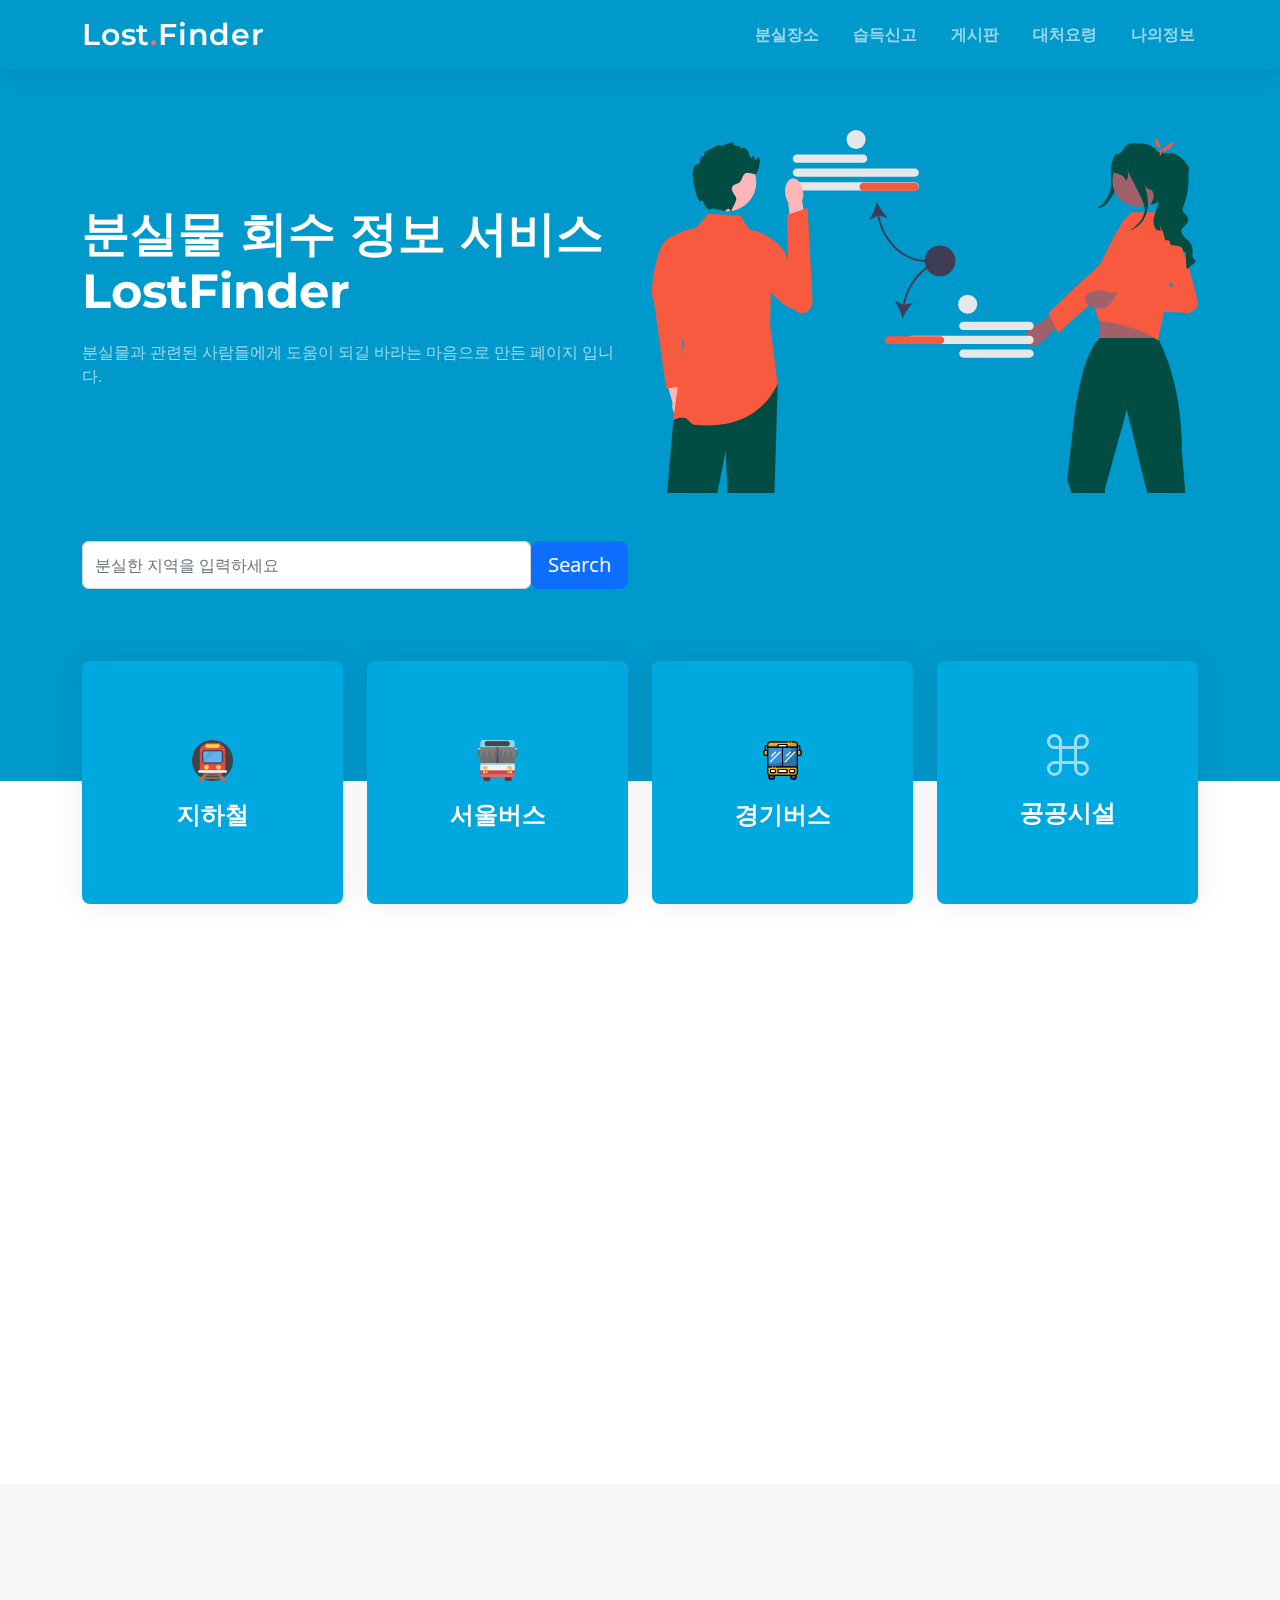
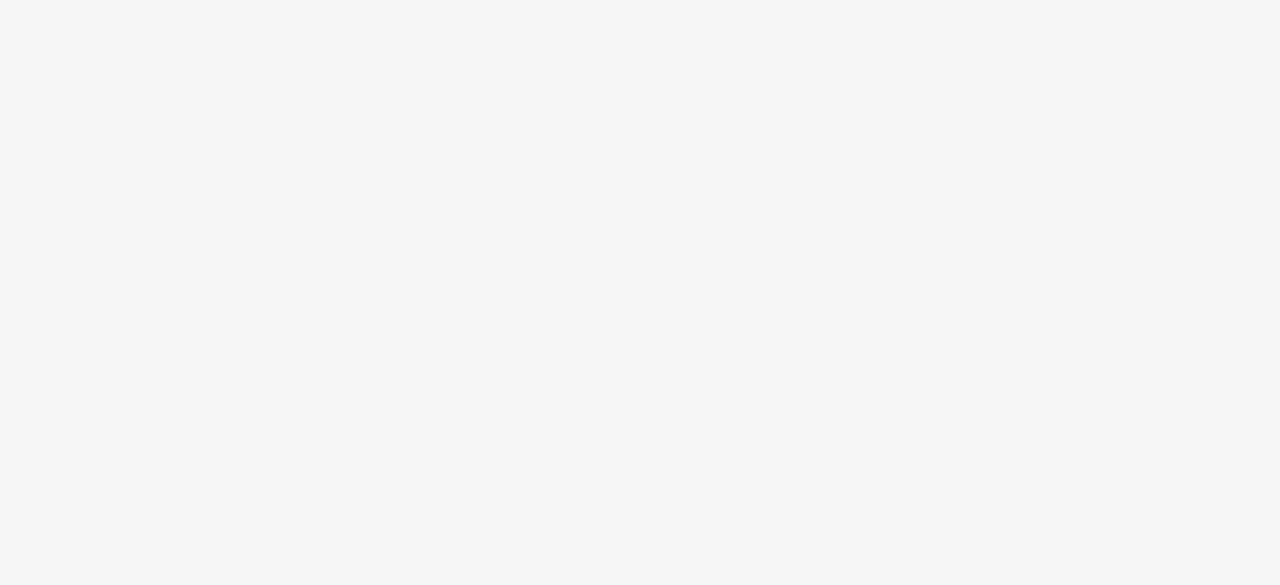
<file: lostfinder/lostfinder/src/main/resources/static/index.html>
<!DOCTYPE html>
<html lang="en">
<head>
    <meta charset="utf-8">
    <meta name="viewport" content="width=device-width, initial-scale=1">
    <link href="https://cdn.jsdelivr.net/npm/bootstrap@5.2.2/dist/css/bootstrap.min.css" rel="stylesheet" integrity="sha384-Zenh87qX5JnK2Jl0vWa8Ck2rdkQ2Bzep5IDxbcnCeuOxjzrPF/et3URy9Bv1WTRi" crossorigin="anonymous">

    <title>LostFinderApplication</title>
    <meta content="" name="description">
    <meta content="" name="keywords">

    <!-- Favicons -->
    <link href="assets/img/favicon.png" rel="icon">
    <link href="assets/img/apple-touch-icon.png" rel="apple-touch-icon">


    <!-- Google Fonts -->
    <link rel="preconnect" href="https://fonts.googleapis.com">
    <link rel="preconnect" href="https://fonts.gstatic.com" crossorigin>
    <link href="https://fonts.googleapis.com/css2?family=Open+Sans:ital,wght@0,300;0,400;0,500;0,600;0,700;1,300;1,400;1,600;1,700&family=Montserrat:ital,wght@0,300;0,400;0,500;0,600;0,700;1,300;1,400;1,500;1,600;1,700&family=Raleway:ital,wght@0,300;0,400;0,500;0,600;0,700;1,300;1,400;1,500;1,600;1,700&display=swap" rel="stylesheet">

    <!-- Vendor CSS Files -->
    <link href="assets/vendor/bootstrap/css/bootstrap.min.css" rel="stylesheet">
    <link href="assets/vendor/bootstrap-icons/bootstrap-icons.css" rel="stylesheet">
    <link href="assets/vendor/aos/aos.css" rel="stylesheet">
    <link href="assets/vendor/glightbox/css/glightbox.min.css" rel="stylesheet">
    <link href="assets/vendor/swiper/swiper-bundle.min.css" rel="stylesheet">


    <!-- Template Main CSS File -->
    <link href="assets/css/main.css" rel="stylesheet">
</head>
<body>
<!-- ======= Header ======= -->

<header id="header" class="header d-flex align-items-center">

    <div class="container-fluid container-xl d-flex align-items-center justify-content-between">
        <a href="index.html" class="logo d-flex align-items-center">
            <h1>Lost<span>.</span>Finder</h1>
        </a>
        <nav id="navbar" class="navbar">
            <ul>
                <li><a href="lostplace.html">분실장소</a></li>
                <li><a href="report.html">습득신고</a></li>
                <li><a href="bulletinboard.html">게시판</a></li>
                <li><a href="tip/goodtip">대처요령</a></li>
                <li><a href="mypage.html">나의정보</a></li>
            </ul>
        </nav><!-- .navbar -->

        <i class="mobile-nav-toggle mobile-nav-show bi bi-list"></i>
        <i class="mobile-nav-toggle mobile-nav-hide d-none bi bi-x"></i>

    </div>
</header><!-- End Header -->
<!-- End Header -->



<!-- ======= Hero Section ======= -->
<section id="hero" class="hero">
    <div class="container position-relative">
        <div class="row gy-5" data-aos="fade-in">
            <div class="col-lg-6 order-2 order-lg-1 d-flex flex-column justify-content-center text-center text-lg-start">
                <h2>분실물 회수 정보 서비스 <span>LostFinder</span></h2>
                <p>분실물과 관련된 사람들에게 도움이 되길 바라는 마음으로 만든 페이지 입니다.</p>
            </div>
            <div class="col-lg-6 order-1 order-lg-2">
                <img src="assets/img/hero-img.svg" class="img-fluid" alt="" data-aos="zoom-out" data-aos-delay="100">
            </div>
            <form action="#" class="form-search col-lg-6 order-3 order-lg-3 d-flex " data-aos="fade-up" data-aos-delay="200">
                <input type="text" class="form-control" placeholder="분실한 지역을 입력하세요">
                <button type="submit" class="btn btn-primary btn-lg">Search</button>
            </form>
        </div>
    </div>



    <div class="icon-boxes position-relative">
        <div class="container position-relative">
            <div class="row gy-4 mt-5">

                <div class="col-xl-3 col-md-6" data-aos="fade-up" data-aos-delay="100">
                    <div class="icon-box">
                        <div class="icon">
                            <img src="assets/img/train.png" width="20%"></div>
                        <h4 class="title"><a href="" class="stretched-link">지하철</a></h4>
                    </div>
                </div>
                <!--End Icon Box -->

                <div class="col-xl-3 col-md-6" data-aos="fade-up" data-aos-delay="200">
                    <div class="icon-box">
                        <div class="icon"><img src="assets/img/bus.png" width="20%"></div>
                        <h4 class="title"><a href="" class="stretched-link">서울버스</a></h4>
                    </div>
                </div>
                <!--End Icon Box -->

                <div class="col-xl-3 col-md-6" data-aos="fade-up" data-aos-delay="300">
                    <div class="icon-box">
                        <div class="icon"><img src="assets/img/bus-school.png" width="20%"></div>
                        <h4 class="title"><a href="" class="stretched-link">경기버스</a></h4>
                    </div>
                </div>
                <!--End Icon Box -->

                <div class="col-xl-3 col-md-6" data-aos="fade-up" data-aos-delay="500">
                    <div class="icon-box">
                        <div class="icon"><i class="bi bi-command"></i></div>
                        <h4 class="title"><a href="" class="stretched-link">공공시설</a></h4>
                    </div>
                </div>
                <!--End Icon Box -->

            </div>
        </div>
    </div>

    </div>
</section>
<!-- End Hero Section -->

<main id="main">

    <!-- ======= Frequently Asked Questions Section ======= -->
    <section id="faq" class="faq">
        <div class="container" data-aos="fade-up">

            <div class="row gy-4">

                <div class="col-lg-4">
                    <div class="content px-xl-5">
                        <h3> <strong>FAQ</strong></h3>
                        <p>
                           물건 분실시 상황별 FAQ가 준비되어 있습니다. <br>
                            FAQ에서 궁금한 부분이 해소되지 않았다면, 대처요령 메뉴에 들어가 상세내용을 찾아보는 것을 추천드립니다.
                        </p>
                    </div>
                </div>

                <div class="col-lg-8">

                    <div class="accordion accordion-flush" id="faqlist" data-aos="fade-up" data-aos-delay="100">

                        <div class="accordion-item">
                            <h3 class="accordion-header">
                                <button class="accordion-button collapsed" type="button" data-bs-toggle="collapse" data-bs-target="#faq-content-1">
                                    <span class="num">1.</span>
                                    버스에서 물건을 읽어버렸을 때 어떻게 해야되나요?
                                </button>
                            </h3>
                            <div id="faq-content-1" class="accordion-collapse collapse" data-bs-parent="#faqlist">
                                <div class="accordion-body">
                                    만약 내리고 버스 번호를 알고 있다면, 얼른 검색창에 해당 버스 번호를 입력하여, 버스의 일렬번호를 숙지합니다. 그리고 LostFinder에서 제공하는 버스회사에 연락하여 버스의 일렬번호와 잃어버린 물건을 같이 이야기하시면
                                    누가 물건을 훔쳐가지 않는 이사 99.99%로 찾으실 수 있습니다.
                                </div>
                            </div>
                        </div><!-- # Faq item-->

                        <div class="accordion-item">
                            <h3 class="accordion-header">
                                <button class="accordion-button collapsed" type="button" data-bs-toggle="collapse" data-bs-target="#faq-content-2">
                                    <span class="num">2.</span>
                                    택시에서 물건을 읽어버렸을 때 어떻게 해야되나요?
                                </button>
                            </h3>
                            <div id="faq-content-2" class="accordion-collapse collapse" data-bs-parent="#faqlist">
                                <div class="accordion-body">
                                    현금결제를 한 경우가 아니라면, 신용카드 혹은 콜택시로 타셨을 경우라 생각됩니다.<br>
                                    이경우에는 카드사 결제내역을 확인하여 시간때와 택시번호를 알 수 있고,
                                    콜택시의 경우도 사용했던 어플의 이용내역을 확인하면 택시번호와 운행했던 시간을 알 수 있어 택시기사님과 더 수월하게 연락을 닿을 수 있으실겁니다.
                                </div>
                            </div>
                        </div><!-- # Faq item-->

                        <div class="accordion-item">
                            <h3 class="accordion-header">
                                <button class="accordion-button collapsed" type="button" data-bs-toggle="collapse" data-bs-target="#faq-content-3">
                                    <span class="num">3.</span>
                                    지하철에서 물건을 읽어버렸을 때 어떻게 해야되나요?
                                </button>
                            </h3>
                            <div id="faq-content-3" class="accordion-collapse collapse" data-bs-parent="#faqlist">
                                <div class="accordion-body">
                                    지하철은 각 해당 역마다 고객지원실이 존재하고 각 구역을 담당하는 분실물센터가 존재합니다.
                                    그렇기에, 최대한 빨리 필요한 3가지 정보를 가지고 이야기하는게 좋습니다.<br>
                                    3가지 정보는 분실 지역(탑승역, 하차역),분실 시간(하차시간을 알고있어야 좋습니다.), 분실물 정보입니다.
                                    보통 1~2일 동안 보관되기에, 잃어버리셨다면 1~2일 내에 찾으시는게 제일 좋습니다.
                                </div>
                            </div>
                        </div><!-- # Faq item-->

                        <div class="accordion-item">
                            <h3 class="accordion-header">
                                <button class="accordion-button collapsed" type="button" data-bs-toggle="collapse" data-bs-target="#faq-content-4">
                                    <span class="num">4.</span>
                                   그외의 장소에서 물건을 잃어버렸다면 어떻게 해야하나요?
                                </button>
                            </h3>
                            <div id="faq-content-4" class="accordion-collapse collapse" data-bs-parent="#faqlist">
                                <div class="accordion-body">
                                    공공장소나 시설내부의 경우 관리자가 있기때문에, 관리자분과 최대한 컨택하여 물어보는 방법이 가능하지만
                                    그외 외부 장소는 실질적으로 쉽지는 않습니다. 그래서 가장 최후의 수단으로 Lost112에 분실신고하는 방법이 있지만, 생각보다 되찾을 확률이 낮기에 기대하기는 어렵습니다.
                                </div>
                            </div>
                        </div><!-- # Faq item-->

                        <div class="accordion-item">
                            <h3 class="accordion-header">
                                <button class="accordion-button collapsed" type="button" data-bs-toggle="collapse" data-bs-target="#faq-content-5">
                                    <span class="num">5.</span>
                                    누군가의 물건을 주었다면 어떻게해야할까요?
                                </button>
                            </h3>
                            <div id="faq-content-5" class="accordion-collapse collapse" data-bs-parent="#faqlist">
                                <div class="accordion-body">
                                   누군가의 물건을 주웠다면 습득자가 됩니다. 습득자는 물건을 주인에게 돌려줘야되는 의무가 있으며, 그렇지않다면 점유이탈횡령죄에 속하게됩니다.
                                   그래서 습득물을 돌려주는 방법으로는 직접돌려주기, 다른 관리자에게 양도하기, 습득신고 하기가 있습니다. 습득신고의 경우, 신고한 이후로 부터 6개월이 지난 후에도 주인이 나타나지않으면 그 물건은 주인이 없는 물건으로 판단하여
                                    그 소유권이 습득자에게 우선권을 가지게 됩니다.
                                </div>
                            </div>
                        </div><!-- # Faq item-->

                    </div>

                </div>
            </div>

        </div>
    </section><!-- End Frequently Asked Questions Section -->

    <!-- ======= Recent Blog Posts Section ======= -->
    <section id="recent-posts" class="recent-posts sections-bg">
        <div class="container" data-aos="fade-up">

            <div class="section-header">
                <h2>대처요령 게시판</h2>
                <p>분실시 대처요령을 정리해놓은 게시판입니다. 어떻게 해야되는지 상세하게 정리해놨습니다.</p>
            </div>

            <div class="row gy-4">

                <div class="col-xl-4 col-md-6">
                    <article>

                        <div class="post-img">
                            <img src="assets/img/blog/lostplaceIsBus.png" alt="" class="img-fluid">
                        </div>

                        <p class="post-category">대처요령</p>

                        <h2 class="title">
                            <a href="blog-details.html">버스에서 물건을 잃어버렸을 때 대처방법</a>
                        </h2>

                        <div class="d-flex align-items-center">
                            <img src="assets/img/blog/blog-author.jpg" alt="" class="img-fluid post-author-img flex-shrink-0">
                            <div class="post-meta">
                                <p class="post-author">관리자</p>
                                <p class="post-date">
                                    <time datetime="2022-01-01">Nov 11, 2022</time>
                                </p>
                            </div>
                        </div>

                    </article>
                </div><!-- End post list item -->

                <div class="col-xl-4 col-md-6">
                    <article>

                        <div class="post-img">
                            <img src="assets/img/blog/lostplaceIsTaxi.png" alt="" class="img-fluid">
                        </div>

                        <p class="post-category">대처요령</p>

                        <h2 class="title">
                            <a href="blog-details.html">택시에서 물건을 잃어버렸을 때 대처방법 1편</a>
                        </h2>

                        <div class="d-flex align-items-center">
                            <img src="assets/img/blog/blog-author-2.jpg" alt="" class="img-fluid post-author-img flex-shrink-0">
                            <div class="post-meta">
                                <p class="post-author">관리자</p>
                                <p class="post-date">
                                    <time datetime="2022-01-01">Nov 11, 2022</time>
                                </p>
                            </div>
                        </div>

                    </article>
                </div><!-- End post list item -->

                <div class="col-xl-4 col-md-6">
                    <article>

                        <div class="post-img">
                            <img src="assets/img/blog/lostplaceIsTaxi2.png" alt="" class="img-fluid">
                        </div>

                        <p class="post-category">대처요령</p>

                        <h2 class="title">
                            <a href="blog-details.html">택시에서 물건을 잃어버렸을 때 대처방법 2편</a>
                        </h2>

                        <div class="d-flex align-items-center">
                            <img src="assets/img/blog/blog-author-3.jpg" alt="" class="img-fluid post-author-img flex-shrink-0">
                            <div class="post-meta">
                                <p class="post-author">관리자</p>
                                <p class="post-date">
                                    <time datetime="2022-01-01">Nov 11, 2022</time>
                                </p>
                            </div>
                        </div>

                    </article>
                </div><!-- End post list item -->

            </div><!-- End recent posts list -->

        </div>
    </section><!-- End Recent Blog Posts Section -->


</main><!-- End #main -->

<!--<a href="#" class="scroll-top d-flex align-items-center justify-content-center"><i class="bi bi-arrow-up-short"></i></a>-->


<!-- Vendor JS Files -->
<script src="assets/vendor/bootstrap/js/bootstrap.bundle.min.js"></script>
<script src="assets/vendor/aos/aos.js"></script>
<script src="assets/vendor/glightbox/js/glightbox.min.js"></script>
<script src="assets/vendor/purecounter/purecounter_vanilla.js"></script>
<script src="assets/vendor/swiper/swiper-bundle.min.js"></script>

<!-- Template Main JS File -->
<script src="assets/js/main.js"></script>
</body>
</html>
</file>
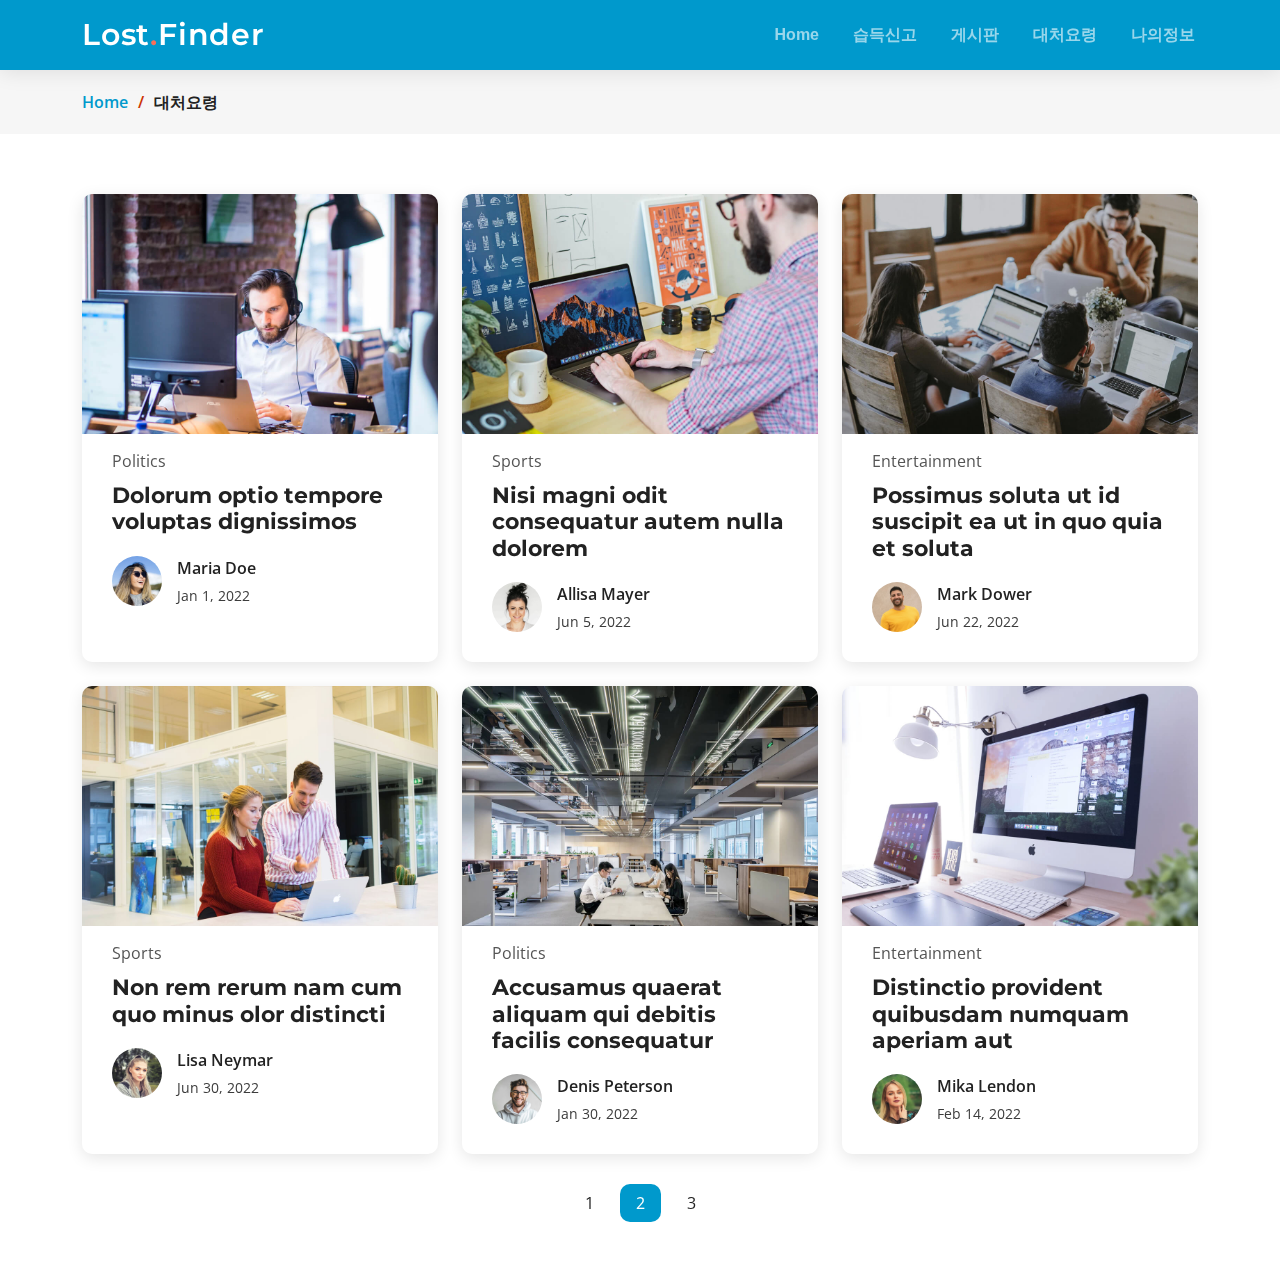
<file: lostfinder/lostfinder/src/main/resources/static/tip/goodtip.html>
<!DOCTYPE html>
<html lang="en">
<head>
    <meta charset="UTF-8">
    <meta name="viewport" content="width=device-width, initial-scale=1">
    <link href="https://cdn.jsdelivr.net/npm/bootstrap@5.2.2/dist/css/bootstrap.min.css" rel="stylesheet" integrity="sha384-Zenh87qX5JnK2Jl0vWa8Ck2rdkQ2Bzep5IDxbcnCeuOxjzrPF/et3URy9Bv1WTRi" crossorigin="anonymous">

    <title>대처요령</title>
    <meta content="" name="description">
    <meta content="" name="keywords">

    <!-- Favicons -->
    <link href="../assets/img/favicon.png" rel="icon">
    <link href="../assets/img/apple-touch-icon.png" rel="apple-touch-icon">


    <!-- Google Fonts -->
    <link rel="preconnect" href="https://fonts.googleapis.com">
    <link rel="preconnect" href="https://fonts.gstatic.com" crossorigin>
    <link href="https://fonts.googleapis.com/css2?family=Open+Sans:ital,wght@0,300;0,400;0,500;0,600;0,700;1,300;1,400;1,600;1,700&family=Montserrat:ital,wght@0,300;0,400;0,500;0,600;0,700;1,300;1,400;1,500;1,600;1,700&family=Raleway:ital,wght@0,300;0,400;0,500;0,600;0,700;1,300;1,400;1,500;1,600;1,700&display=swap" rel="stylesheet">

    <!-- Vendor CSS Files -->
    <link href="../assets/vendor/bootstrap/css/bootstrap.min.css" rel="stylesheet">
    <link href="../assets/vendor/bootstrap-icons/bootstrap-icons.css" rel="stylesheet">
    <link href="../assets/vendor/aos/aos.css" rel="stylesheet">
    <link href="../assets/vendor/glightbox/css/glightbox.min.css" rel="stylesheet">
    <link href="../assets/vendor/swiper/swiper-bundle.min.css" rel="stylesheet">


    <!-- Template Main CSS File -->
    <link href="../assets/css/main.css" rel="stylesheet">
</head>
<body>
<!-- ======= Header ======= -->
<header id="header" class="header d-flex align-items-center">

    <div class="container-fluid container-xl d-flex align-items-center justify-content-between">
        <a href="index.html" class="logo d-flex align-items-center">
            <h1>Lost<span>.</span>Finder</h1>
        </a>
        <nav id="navbar" class="navbar">
            <ul>
                <li><a href="../index.html">Home</a></li>
                <li><a href="report.html">습득신고</a></li>
                <li><a href="bulletinboard.html">게시판</a></li>
                <li><a href="goodtip.html">대처요령</a></li>
                <li><a href="mypage.html">나의정보</a></li>
            </ul>
        </nav><!-- .navbar -->

        <i class="mobile-nav-toggle mobile-nav-show bi bi-list"></i>
        <i class="mobile-nav-toggle mobile-nav-hide d-none bi bi-x"></i>

    </div>
</header><!-- End Header -->

<main id="main">

    <!-- ======= Breadcrumbs ======= -->
    <div class="breadcrumbs">

        <nav>
            <div class="container">
                <ol>
                    <li><a href="index.html">Home</a></li>
                    <li>대처요령</li>
                </ol>
            </div>
        </nav>
    </div><!-- End Breadcrumbs -->


    <!-- ======= Blog Section ======= -->
    <section id="blog" class="blog">
        <div class="container" data-aos="fade-up">

            <div class="row gy-4 posts-list">

                <div class="col-xl-4 col-md-6">
                    <article>

                        <div class="post-img">
                            <img src="../assets/img/blog/blog-1.jpg" alt="" class="img-fluid">
                        </div>

                        <p class="post-category">Politics</p>

                        <h2 class="title">
                            <a href="blog-details.html">Dolorum optio tempore voluptas dignissimos</a>
                        </h2>

                        <div class="d-flex align-items-center">
                            <img src="../assets/img/blog/blog-author.jpg" alt="" class="img-fluid post-author-img flex-shrink-0">
                            <div class="post-meta">
                                <p class="post-author-list">Maria Doe</p>
                                <p class="post-date">
                                    <time datetime="2022-01-01">Jan 1, 2022</time>
                                </p>
                            </div>
                        </div>

                    </article>
                </div><!-- End post list item -->

                <div class="col-xl-4 col-md-6">
                    <article>

                        <div class="post-img">
                            <img src="../assets/img/blog/blog-2.jpg" alt="" class="img-fluid">
                        </div>

                        <p class="post-category">Sports</p>

                        <h2 class="title">
                            <a href="../blog-details.html">Nisi magni odit consequatur autem nulla dolorem</a>
                        </h2>

                        <div class="d-flex align-items-center">
                            <img src="../assets/img/blog/blog-author-2.jpg" alt="" class="img-fluid post-author-img flex-shrink-0">
                            <div class="post-meta">
                                <p class="post-author-list">Allisa Mayer</p>
                                <p class="post-date">
                                    <time datetime="2022-01-01">Jun 5, 2022</time>
                                </p>
                            </div>
                        </div>

                    </article>
                </div><!-- End post list item -->

                <div class="col-xl-4 col-md-6">
                    <article>

                        <div class="post-img">
                            <img src="../assets/img/blog/blog-3.jpg" alt="" class="img-fluid">
                        </div>

                        <p class="post-category">Entertainment</p>

                        <h2 class="title">
                            <a href="blog-details.html">Possimus soluta ut id suscipit ea ut in quo quia et soluta</a>
                        </h2>

                        <div class="d-flex align-items-center">
                            <img src="../assets/img/blog/blog-author-3.jpg" alt="" class="img-fluid post-author-img flex-shrink-0">
                            <div class="post-meta">
                                <p class="post-author-list">Mark Dower</p>
                                <p class="post-date">
                                    <time datetime="2022-01-01">Jun 22, 2022</time>
                                </p>
                            </div>
                        </div>

                    </article>
                </div><!-- End post list item -->

                <div class="col-xl-4 col-md-6">
                    <article>

                        <div class="post-img">
                            <img src="../assets/img/blog/blog-4.jpg" alt="" class="img-fluid">
                        </div>

                        <p class="post-category">Sports</p>

                        <h2 class="title">
                            <a href="blog-details.html">Non rem rerum nam cum quo minus olor distincti</a>
                        </h2>

                        <div class="d-flex align-items-center">
                            <img src="../assets/img/blog/blog-author-4.jpg" alt="" class="img-fluid post-author-img flex-shrink-0">
                            <div class="post-meta">
                                <p class="post-author-list">Lisa Neymar</p>
                                <p class="post-date">
                                    <time datetime="2022-01-01">Jun 30, 2022</time>
                                </p>
                            </div>
                        </div>

                    </article>
                </div><!-- End post list item -->

                <div class="col-xl-4 col-md-6">
                    <article>

                        <div class="post-img">
                            <img src="../assets/img/blog/blog-5.jpg" alt="" class="img-fluid">
                        </div>

                        <p class="post-category">Politics</p>

                        <h2 class="title">
                            <a href="blog-details.html">Accusamus quaerat aliquam qui debitis facilis consequatur</a>
                        </h2>

                        <div class="d-flex align-items-center">
                            <img src="../assets/img/blog/blog-author-5.jpg" alt="" class="img-fluid post-author-img flex-shrink-0">
                            <div class="post-meta">
                                <p class="post-author-list">Denis Peterson</p>
                                <p class="post-date">
                                    <time datetime="2022-01-01">Jan 30, 2022</time>
                                </p>
                            </div>
                        </div>

                    </article>
                </div><!-- End post list item -->

                <div class="col-xl-4 col-md-6">
                    <article>

                        <div class="post-img">
                            <img src="../assets/img/blog/blog-6.jpg" alt="" class="img-fluid">
                        </div>

                        <p class="post-category">Entertainment</p>

                        <h2 class="title">
                            <a href="blog-details.html">Distinctio provident quibusdam numquam aperiam aut</a>
                        </h2>

                        <div class="d-flex align-items-center">
                            <img src="../assets/img/blog/blog-author-6.jpg" alt="" class="img-fluid post-author-img flex-shrink-0">
                            <div class="post-meta">
                                <p class="post-author-list">Mika Lendon</p>
                                <p class="post-date">
                                    <time datetime="2022-01-01">Feb 14, 2022</time>
                                </p>
                            </div>
                        </div>

                    </article>
                </div><!-- End post list item -->

            </div><!-- End blog posts list -->

            <div class="blog-pagination">
                <ul class="justify-content-center">
                    <li><a href="#">1</a></li>
                    <li class="active"><a href="#">2</a></li>
                    <li><a href="#">3</a></li>
                </ul>
            </div><!-- End blog pagination -->

        </div>
    </section><!-- End Blog Section -->

</main><!-- End #main -->

<!-- Vendor JS Files -->
<script src="../assets/vendor/bootstrap/js/bootstrap.bundle.min.js"></script>
<script src="../assets/vendor/aos/aos.js"></script>
<script src="../assets/vendor/glightbox/js/glightbox.min.js"></script>
<script src="../assets/vendor/purecounter/purecounter_vanilla.js"></script>
<script src="../assets/vendor/swiper/swiper-bundle.min.js"></script>

<!-- Template Main JS File -->
<script src="../assets/js/main.js"></script>
</body>
</html>
</file>
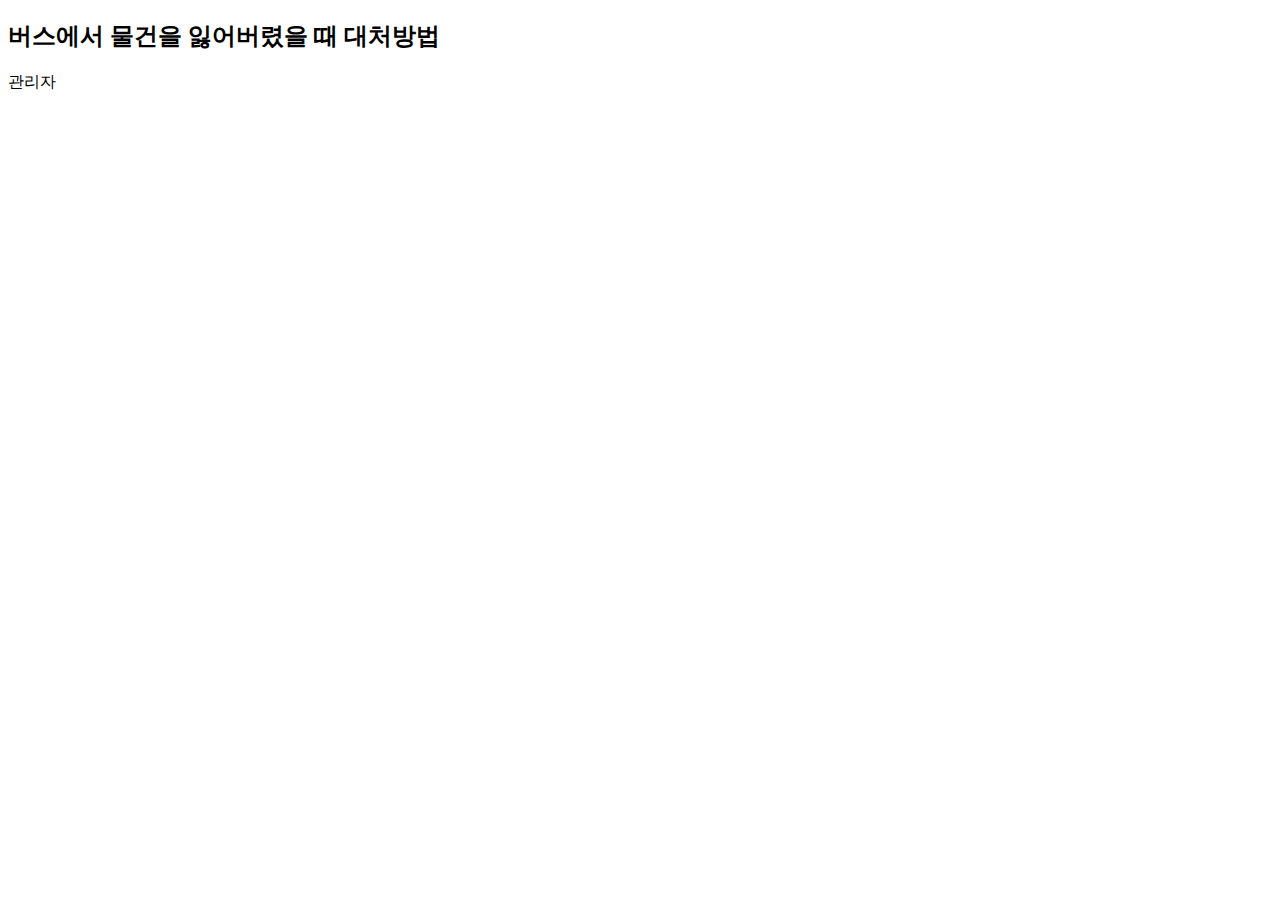
<file: lostfinder/lostfinder/src/main/resources/templates/tip/test-details.html>
<!DOCTYPE html>
<html xmlns:th="http://www.thymeleaf.org">

<head>
    <meta charset="UTF-8">
    <title>Title</title>
</head>
<body>
<div class="col-xl-4 col-md-6" th:each="tip: ${tipList}">
    <h2 class="title">
        <a th:href="@{/tip/goodtip/{param}(param=${tip.tipId})}" th:text="${tip.title}">버스에서 물건을 잃어버렸을 때 대처방법</a>
    </h2>
    <div class="post-meta">
    <p class="post-author-list" th:text="${tip.writer}">관리자</p>
    </div>
</div>
</body>
</html>
</file>
<file: lostfinder/lostfinder/src/main/resources/static/assets/css/main.css>
/**
* Template Name: Impact - v1.1.1
* Template URL: https://bootstrapmade.com/impact-bootstrap-business-website-template/
* Author: BootstrapMade.com
* License: https://bootstrapmade.com/license/
*/

/*--------------------------------------------------------------
# Set main reusable colors and fonts using CSS variables
# Learn more about CSS variables at https://developer.mozilla.org/en-US/docs/Web/CSS/Using_CSS_custom_properties
--------------------------------------------------------------*/
/* Fonts */
:root {
  --font-default: "Open Sans", system-ui, -apple-system, "Segoe UI", Roboto, "Helvetica Neue", Arial, "Noto Sans", "Liberation Sans", sans-serif, "Apple Color Emoji", "Segoe UI Emoji", "Segoe UI Symbol", "Noto Color Emoji";
  --font-primary: "Montserrat", sans-serif;
  --font-secondary: "Poppins", sans-serif;
}

/* Colors */
:root {
  --color-default: #222222;
  --color-primary: #0099cc;
  --color-secondary: #cc3300;
}

/* Smooth scroll behavior */
:root {
  scroll-behavior: smooth;
}

/*--------------------------------------------------------------
# General
--------------------------------------------------------------*/
body {
  font-family: var(--font-default);
  color: var(--color-default);
}

a {
  color: var(--color-primary);
  text-decoration: none;
}

a:hover {
  color: #00b6f3;
  text-decoration: none;
}

h1,
h2,
h3,
h4,
h5,
h6 {
  font-family: var(--font-primary);
}

/*--------------------------------------------------------------
# Sections & Section Header
--------------------------------------------------------------*/
section {
  padding: 60px 0;
  overflow: hidden;
}

.sections-bg {
  background-color: #f6f6f6;
}

.section-header {
  text-align: center;
  padding-bottom: 60px;
}

.section-header h2 {
  font-size: 32px;
  font-weight: 600;
  margin-bottom: 20px;
  padding-bottom: 20px;
  position: relative;
}

.section-header h2:after {
  content: "";
  position: absolute;
  display: block;
  width: 50px;
  height: 3px;
  background: var(--color-primary);
  left: 0;
  right: 0;
  bottom: 0;
  margin: auto;
}

.section-header p {
  margin-bottom: 0;
  color: #6f6f6f;
}

/*--------------------------------------------------------------
# Breadcrumbs
--------------------------------------------------------------*/
.breadcrumbs .page-header {
  padding: 60px 0 60px 0;
  min-height: 20vh;
  position: relative;
  background-color: var(--color-primary);
}

.breadcrumbs .page-header h2 {
  font-size: 56px;
  font-weight: 500;
  color: #fff;
  font-family: var(--font-secondary);
}

.breadcrumbs .page-header p {
  color: rgba(255, 255, 255, 0.8);
}

.breadcrumbs nav {
  background-color: #f6f6f6;
  padding: 20px 0;
}

.breadcrumbs nav ol {
  display: flex;
  flex-wrap: wrap;
  list-style: none;
  margin: 0;
  padding: 0;
  font-size: 16px;
  font-weight: 600;
  color: var(--color-default);
}

.breadcrumbs nav ol a {
  color: var(--color-primary);
  transition: 0.3s;
}

.breadcrumbs nav ol a:hover {
  text-decoration: underline;
}

.breadcrumbs nav ol li+li {
  padding-left: 10px;
}

.breadcrumbs nav ol li+li::before {
  display: inline-block;
  padding-right: 10px;
  color: var(--color-secondary);
  content: "/";
}

/*--------------------------------------------------------------
# Scroll top button
--------------------------------------------------------------*/
.scroll-top {
  position: fixed;
  visibility: hidden;
  opacity: 0;
  right: 15px;
  bottom: -15px;
  z-index: 99999;
  background: var(--color-secondary);
  width: 44px;
  height: 44px;
  border-radius: 50px;
  transition: all 0.4s;
}

.scroll-top i {
  font-size: 24px;
  color: #fff;
  line-height: 0;
}

.scroll-top:hover {
  background: rgba(248, 90, 64, 0.8);
  color: #fff;
}

.scroll-top.active {
  visibility: visible;
  opacity: 1;
  bottom: 15px;
}

/*--------------------------------------------------------------
# Preloader
--------------------------------------------------------------*/
#preloader {
  position: fixed;
  inset: 0;
  z-index: 999999;
  overflow: hidden;
  background: #fff;
  transition: all 0.6s ease-out;
}

#preloader:before {
  content: "";
  position: fixed;
  top: calc(50% - 30px);
  left: calc(50% - 30px);
  border: 6px solid #fff;
  border-color: var(--color-primary) transparent var(--color-primary) transparent;
  border-radius: 50%;
  width: 60px;
  height: 60px;
  -webkit-animation: animate-preloader 1.5s linear infinite;
  animation: animate-preloader 1.5s linear infinite;
}

@-webkit-keyframes animate-preloader {
  0% {
    transform: rotate(0deg);
  }

  100% {
    transform: rotate(360deg);
  }
}

@keyframes animate-preloader {
  0% {
    transform: rotate(0deg);
  }

  100% {
    transform: rotate(360deg);
  }
}

/*--------------------------------------------------------------
# Disable aos animation delay on mobile devices
--------------------------------------------------------------*/
@media screen and (max-width: 768px) {
  [data-aos-delay] {
    transition-delay: 0 !important;
  }
}

/*--------------------------------------------------------------
# Header
--------------------------------------------------------------*/
.topbar {
  background: #00796b;
  height: 40px;
  font-size: 14px;
  transition: all 0.5s;
  color: #fff;
  padding: 0;
}

.topbar .contact-info i {
  font-style: normal;
  color: #fff;
  line-height: 0;
}

.topbar .contact-info i a,
.topbar .contact-info i span {
  padding-left: 5px;
  color: #fff;
}

@media (max-width: 575px) {

  .topbar .contact-info i a,
  .topbar .contact-info i span {
    font-size: 13px;
  }
}

.topbar .contact-info i a {
  line-height: 0;
  transition: 0.3s;
}

.topbar .contact-info i a:hover {
  color: #fff;
  text-decoration: underline;
}

.topbar .social-links a {
  color: rgba(255, 255, 255, 0.7);
  line-height: 0;
  transition: 0.3s;
  margin-left: 20px;
}

.topbar .social-links a:hover {
  color: #fff;
}

.header {
  transition: all 0.5s;
  z-index: 997;
  height: 90px;
  background-color: var(--color-primary);
}

.header.sticked {
  position: fixed;
  top: 0;
  right: 0;
  left: 0;
  height: 70px;
  box-shadow: 0px 2px 20px rgba(0, 0, 0, 0.1);
}

.header .logo img {
  max-height: 40px;
  margin-right: 6px;
}

.header .logo h1 {
  font-size: 30px;
  margin: 0;
  font-weight: 600;
  letter-spacing: 0.8px;
  color: #fff;
  font-family: var(--font-primary);
}

.header .logo h1 span {
  color: #f96f59;
}

.sticked-header-offset {
  margin-top: 70px;
}

section {
  scroll-margin-top: 70px;
}

/*--------------------------------------------------------------
# Desktop Navigation
--------------------------------------------------------------*/
@media (min-width: 1280px) {
  .navbar {
    padding: 0;
  }

  .navbar ul {
    margin: 0;
    padding: 0;
    display: flex;
    list-style: none;
    align-items: center;
  }

  .navbar li {
    position: relative;
  }

  .navbar>ul>li {
    white-space: nowrap;
    padding: 10px 0 10px 28px;
  }

  .navbar a,
  .navbar a:focus {
    display: flex;
    align-items: center;
    justify-content: space-between;
    padding: 0 3px;
    font-family: var(--font-secondary);
    font-size: 16px;
    font-weight: 600;
    color: rgba(255, 255, 255, 0.6);
    white-space: nowrap;
    transition: 0.3s;
    position: relative;
  }

  .navbar a i,
  .navbar a:focus i {
    font-size: 12px;
    line-height: 0;
    margin-left: 5px;
  }

  .navbar>ul>li>a:before {
    content: "";
    position: absolute;
    width: 100%;
    height: 2px;
    bottom: -6px;
    left: 0;
    background-color: var(--color-secondary);
    visibility: hidden;
    width: 0px;
    transition: all 0.3s ease-in-out 0s;
  }

  .navbar a:hover:before,
  .navbar li:hover>a:before,
  .navbar .active:before {
    visibility: visible;
    width: 100%;
  }

  .navbar a:hover,
  .navbar .active,
  .navbar .active:focus,
  .navbar li:hover>a {
    color: #fff;
  }

  .navbar .dropdown ul {
    display: block;
    position: absolute;
    left: 28px;
    top: calc(100% + 30px);
    margin: 0;
    padding: 10px 0;
    z-index: 99;
    opacity: 0;
    visibility: hidden;
    background: #fff;
    box-shadow: 0px 0px 30px rgba(127, 137, 161, 0.25);
    transition: 0.3s;
    border-radius: 4px;
  }

  .navbar .dropdown ul li {
    min-width: 200px;
  }

  .navbar .dropdown ul a {
    padding: 10px 20px;
    font-size: 15px;
    text-transform: none;
    font-weight: 600;
    color: #006a5d;
  }

  .navbar .dropdown ul a i {
    font-size: 12px;
  }

  .navbar .dropdown ul a:hover,
  .navbar .dropdown ul .active:hover,
  .navbar .dropdown ul li:hover>a {
    color: var(--color-secondary);
  }

  .navbar .dropdown:hover>ul {
    opacity: 1;
    top: 100%;
    visibility: visible;
  }

  .navbar .dropdown .dropdown ul {
    top: 0;
    left: calc(100% - 30px);
    visibility: hidden;
  }

  .navbar .dropdown .dropdown:hover>ul {
    opacity: 1;
    top: 0;
    left: 100%;
    visibility: visible;
  }
}

@media (min-width: 1280px) and (max-width: 1366px) {
  .navbar .dropdown .dropdown ul {
    left: -90%;
  }

  .navbar .dropdown .dropdown:hover>ul {
    left: -100%;
  }
}

@media (min-width: 1280px) {

  .mobile-nav-show,
  .mobile-nav-hide {
    display: none;
  }
}

/*--------------------------------------------------------------
# Mobile Navigation
--------------------------------------------------------------*/
@media (max-width: 1279px) {
  .navbar {
    position: fixed;
    top: 0;
    right: -100%;
    width: 100%;
    max-width: 400px;
    bottom: 0;
    transition: 0.3s;
    z-index: 9997;
  }

  .navbar ul {
    position: absolute;
    inset: 0;
    padding: 50px 0 10px 0;
    margin: 0;
    background: rgba(0, 153, 204, 0.9);
    overflow-y: auto;
    transition: 0.3s;
    z-index: 9998;
  }

  .navbar a,
  .navbar a:focus {
    display: flex;
    align-items: center;
    justify-content: space-between;
    padding: 10px 20px;
    font-family: var(--font-primary);
    font-size: 15px;
    font-weight: 600;
    color: rgba(255, 255, 255, 0.7);
    white-space: nowrap;
    transition: 0.3s;
  }

  .navbar a i,
  .navbar a:focus i {
    font-size: 12px;
    line-height: 0;
    margin-left: 5px;
  }

  .navbar a:hover,
  .navbar .active,
  .navbar .active:focus,
  .navbar li:hover>a {
    color: #fff;
  }

  .navbar .getstarted,
  .navbar .getstarted:focus {
    background: var(--color-primary);
    padding: 8px 20px;
    border-radius: 4px;
    margin: 15px;
    color: #fff;
  }

  .navbar .getstarted:hover,
  .navbar .getstarted:focus:hover {
    color: #fff;
    background: rgba(0, 153, 204, 0.8);
  }

  .navbar .dropdown ul,
  .navbar .dropdown .dropdown ul {
    position: static;
    display: none;
    padding: 10px 0;
    margin: 10px 20px;
    transition: all 0.5s ease-in-out;
    background-color: #007466;
    border: 1px solid #006459;
  }

  .navbar .dropdown>.dropdown-active,
  .navbar .dropdown .dropdown>.dropdown-active {
    display: block;
  }

  .mobile-nav-show {
    color: rgba(255, 255, 255, 0.6);
    font-size: 28px;
    cursor: pointer;
    line-height: 0;
    transition: 0.5s;
    z-index: 9999;
    margin-right: 10px;
  }

  .mobile-nav-hide {
    color: #fff;
    font-size: 32px;
    cursor: pointer;
    line-height: 0;
    transition: 0.5s;
    position: fixed;
    right: 20px;
    top: 20px;
    z-index: 9999;
  }

  .mobile-nav-active {
    overflow: hidden;
  }

  .mobile-nav-active .navbar {
    right: 0;
  }

  .mobile-nav-active .navbar:before {
    content: "";
    position: fixed;
    inset: 0;
    background: rgba(0, 138, 184, 0.8);
    z-index: 9996;
  }
}

/*--------------------------------------------------------------
# About Us Section
--------------------------------------------------------------*/
.about h3 {
  font-weight: 700;
  font-size: 28px;
  margin-bottom: 20px;
  font-family: var(--font-secondary);
}

.about .call-us {
  left: 10%;
  right: 10%;
  bottom: 0;
  background-color: #fff;
  box-shadow: 0px 2px 25px rgba(0, 0, 0, 0.08);
  padding: 20px;
  text-align: center;
}

.about .call-us h4 {
  font-size: 24px;
  font-weight: 700;
  margin-bottom: 5px;
}

.about .call-us p {
  font-size: 28px;
  font-weight: 700;
  color: var(--color-primary);
}

.about .content ul {
  list-style: none;
  padding: 0;
}

.about .content ul li {
  padding: 0 0 10px 30px;
  position: relative;
}

.about .content ul i {
  position: absolute;
  font-size: 20px;
  left: 0;
  top: -3px;
  color: var(--color-primary);
}

.about .content p:last-child {
  margin-bottom: 0;
}

.about .play-btn {
  width: 94px;
  height: 94px;
  background: radial-gradient(var(--color-primary) 50%, rgba(0, 131, 116, 0.4) 52%);
  border-radius: 50%;
  display: block;
  position: absolute;
  left: calc(50% - 47px);
  top: calc(50% - 47px);
  overflow: hidden;
}

.about .play-btn:before {
  content: "";
  position: absolute;
  width: 120px;
  height: 120px;
  -webkit-animation-delay: 0s;
  animation-delay: 0s;
  -webkit-animation: pulsate-btn 2s;
  animation: pulsate-btn 2s;
  -webkit-animation-direction: forwards;
  animation-direction: forwards;
  -webkit-animation-iteration-count: infinite;
  animation-iteration-count: infinite;
  -webkit-animation-timing-function: steps;
  animation-timing-function: steps;
  opacity: 1;
  border-radius: 50%;
  border: 5px solid rgba(0, 131, 116, 0.7);
  top: -15%;
  left: -15%;
  background: rgba(198, 16, 0, 0);
}

.about .play-btn:after {
  content: "";
  position: absolute;
  left: 50%;
  top: 50%;
  transform: translateX(-40%) translateY(-50%);
  width: 0;
  height: 0;
  border-top: 10px solid transparent;
  border-bottom: 10px solid transparent;
  border-left: 15px solid #fff;
  z-index: 100;
  transition: all 400ms cubic-bezier(0.55, 0.055, 0.675, 0.19);
}

.about .play-btn:hover:before {
  content: "";
  position: absolute;
  left: 50%;
  top: 50%;
  transform: translateX(-40%) translateY(-50%);
  width: 0;
  height: 0;
  border: none;
  border-top: 10px solid transparent;
  border-bottom: 10px solid transparent;
  border-left: 15px solid #fff;
  z-index: 200;
  -webkit-animation: none;
  animation: none;
  border-radius: 0;
}

.about .play-btn:hover:after {
  border-left: 15px solid var(--color-primary);
  transform: scale(20);
}

@-webkit-keyframes pulsate-btn {
  0% {
    transform: scale(0.6, 0.6);
    opacity: 1;
  }

  100% {
    transform: scale(1, 1);
    opacity: 0;
  }
}

@keyframes pulsate-btn {
  0% {
    transform: scale(0.6, 0.6);
    opacity: 1;
  }

  100% {
    transform: scale(1, 1);
    opacity: 0;
  }
}

/*--------------------------------------------------------------
# Clients Section
--------------------------------------------------------------*/
.clients {
  padding: 40px 0;
}

.clients .swiper {
  padding: 10px 0;
}

.clients .swiper-slide img {
  transition: 0.3s;
}

.clients .swiper-slide img:hover {
  transform: scale(1.1);
}

.clients .swiper-pagination {
  margin-top: 20px;
  position: relative;
}

.clients .swiper-pagination .swiper-pagination-bullet {
  width: 12px;
  height: 12px;
  background-color: #fff;
  opacity: 1;
  background-color: #ddd;
}

.clients .swiper-pagination .swiper-pagination-bullet-active {
  background-color: var(--color-primary);
}

/*--------------------------------------------------------------
# Stats Counter Section
--------------------------------------------------------------*/
.stats-counter {
  padding: 40px 0;
}

.stats-counter .stats-item {
  padding: 20px 0;
  border-bottom: 1px solid #e4e4e4;
}

.stats-counter .stats-item .purecounter {
  min-width: 90px;
  padding-right: 15px;
}

.stats-counter .stats-item i {
  font-size: 44px;
  line-height: 0;
  margin-right: 15px;
}

.stats-counter .stats-item span {
  font-size: 40px;
  display: block;
  font-weight: 700;
  color: var(--color-primary);
  line-height: 40px;
}

.stats-counter .stats-item p {
  margin: 0;
  font-family: var(--font-primary);
  font-size: 14px;
}

/*--------------------------------------------------------------
# Call To Action Section
--------------------------------------------------------------*/
.call-to-action .container {
  background: linear-gradient(rgba(0, 0, 0, 0.5), rgba(0, 0, 0, 0.5)), url("../img/cta-bg.jpg") center center;
  background-size: cover;
  padding: 100px 60px;
  border-radius: 15px;
  overflow: hidden;
}

.call-to-action h3 {
  color: #fff;
  font-size: 28px;
  font-weight: 700;
  margin-bottom: 20px;
}

.call-to-action p {
  color: #fff;
  margin-bottom: 20px;
}

.call-to-action .play-btn {
  width: 94px;
  height: 94px;
  margin-bottom: 20px;
  background: radial-gradient(var(--color-primary) 50%, rgba(0, 131, 116, 0.4) 52%);
  border-radius: 50%;
  display: inline-block;
  position: relative;
  overflow: hidden;
}

.call-to-action .play-btn:before {
  content: "";
  position: absolute;
  width: 120px;
  height: 120px;
  -webkit-animation-delay: 0s;
  animation-delay: 0s;
  -webkit-animation: pulsate-btn 2s;
  animation: pulsate-btn 2s;
  -webkit-animation-direction: forwards;
  animation-direction: forwards;
  -webkit-animation-iteration-count: infinite;
  animation-iteration-count: infinite;
  -webkit-animation-timing-function: steps;
  animation-timing-function: steps;
  opacity: 1;
  border-radius: 50%;
  border: 5px solid rgba(0, 131, 116, 0.7);
  top: -15%;
  left: -15%;
  background: rgba(198, 16, 0, 0);
}

.call-to-action .play-btn:after {
  content: "";
  position: absolute;
  left: 50%;
  top: 50%;
  transform: translateX(-40%) translateY(-50%);
  width: 0;
  height: 0;
  border-top: 10px solid transparent;
  border-bottom: 10px solid transparent;
  border-left: 15px solid #fff;
  z-index: 100;
  transition: all 400ms cubic-bezier(0.55, 0.055, 0.675, 0.19);
}

.call-to-action .play-btn:hover:before {
  content: "";
  position: absolute;
  left: 50%;
  top: 50%;
  transform: translateX(-40%) translateY(-50%);
  width: 0;
  height: 0;
  border: none;
  border-top: 10px solid transparent;
  border-bottom: 10px solid transparent;
  border-left: 15px solid #fff;
  z-index: 200;
  -webkit-animation: none;
  animation: none;
  border-radius: 0;
}

.call-to-action .play-btn:hover:after {
  border-left: 15px solid var(--color-primary);
  transform: scale(20);
}

.call-to-action .cta-btn {
  font-family: var(--font-primary);
  font-weight: 500;
  font-size: 16px;
  letter-spacing: 1px;
  display: inline-block;
  padding: 12px 48px;
  border-radius: 50px;
  transition: 0.5s;
  margin: 10px;
  border: 2px solid #fff;
  color: #fff;
}

.call-to-action .cta-btn:hover {
  background: var(--color-primary);
  border: 2px solid var(--color-primary);
}

@keyframes pulsate-btn {
  0% {
    transform: scale(0.6, 0.6);
    opacity: 1;
  }

  100% {
    transform: scale(1, 1);
    opacity: 0;
  }
}

/*--------------------------------------------------------------
# Our Services Section
--------------------------------------------------------------*/
.services {
  padding: 60px 0;
}

.services .service-item {
  padding: 40px;
  background: #fff;
  height: 100%;
  border-radius: 10px;
}

.services .service-item .icon {
  width: 48px;
  height: 48px;
  position: relative;
  margin-bottom: 50px;
}

.services .service-item .icon i {
  color: var(--color-default);
  font-size: 56px;
  transition: ease-in-out 0.3s;
  z-index: 2;
  position: relative;
}

.services .service-item .icon:before {
  position: absolute;
  content: "";
  height: 100%;
  width: 100%;
  background: #eeeeee;
  border-radius: 50px;
  z-index: 1;
  top: 10px;
  right: -20px;
  transition: 0.3s;
}

.services .service-item h3 {
  color: var(--color-default);
  font-weight: 700;
  margin: 0 0 20px 0;
  padding-bottom: 8px;
  font-size: 22px;
  position: relative;
  display: inline-block;
  border-bottom: 4px solid #eeeeee;
  transition: 0.3s;
}

.services .service-item p {
  line-height: 24px;
  font-size: 14px;
  margin-bottom: 0;
}

.services .service-item .readmore {
  margin-top: 15px;
  display: inline-block;
  color: var(--color-primary);
}

.services .service-item:hover .icon:before {
  background: #00b6a1;
}

.services .service-item:hover h3 {
  border-color: var(--color-primary);
}

/*--------------------------------------------------------------
# Testimonials Section
--------------------------------------------------------------*/
.testimonials .testimonial-wrap {
  padding-left: 10px;
}

.testimonials .testimonial-item {
  box-sizing: content-box;
  padding: 30px;
  margin: 30px 10px;
  box-shadow: 0px 0 15px rgba(0, 0, 0, 0.1);
  position: relative;
  background: #fff;
  border-radius: 10px;
}

.testimonials .testimonial-item .testimonial-img {
  width: 90px;
  border-radius: 50px;
  margin-right: 15px;
}

.testimonials .testimonial-item h3 {
  font-size: 18px;
  font-weight: bold;
  margin: 10px 0 5px 0;
  color: #000;
}

.testimonials .testimonial-item h4 {
  font-size: 14px;
  color: #999;
  margin: 0;
}

.testimonials .testimonial-item .stars {
  margin: 10px 0;
}

.testimonials .testimonial-item .stars i {
  color: #ffc107;
  margin: 0 1px;
}

.testimonials .testimonial-item .quote-icon-left,
.testimonials .testimonial-item .quote-icon-right {
  color: #009d8b;
  font-size: 26px;
  line-height: 0;
}

.testimonials .testimonial-item .quote-icon-left {
  display: inline-block;
  left: -5px;
  position: relative;
}

.testimonials .testimonial-item .quote-icon-right {
  display: inline-block;
  right: -5px;
  position: relative;
  top: 10px;
  transform: scale(-1, -1);
}

.testimonials .testimonial-item p {
  font-style: italic;
  margin: 15px auto 15px auto;
}

.testimonials .swiper-pagination {
  margin-top: 20px;
  position: relative;
}

.testimonials .swiper-pagination .swiper-pagination-bullet {
  width: 12px;
  height: 12px;
  background-color: rgba(0, 0, 0, 0.2);
  opacity: 1;
}

.testimonials .swiper-pagination .swiper-pagination-bullet-active {
  background-color: var(--color-primary);
}

@media (max-width: 767px) {
  .testimonials .testimonial-wrap {
    padding-left: 0;
  }

  .testimonials .testimonial-item {
    padding: 30px;
    margin: 15px;
  }

  .testimonials .testimonial-item .testimonial-img {
    position: static;
    left: auto;
  }
}

/*--------------------------------------------------------------
# Portfolio Section
--------------------------------------------------------------*/
.portfolio .portfolio-flters {
  padding: 0 0 20px 0;
  margin: 0 auto;
  list-style: none;
  text-align: center;
}

.portfolio .portfolio-flters li {
  cursor: pointer;
  display: inline-block;
  padding: 0;
  font-size: 18px;
  font-weight: 500;
  margin: 0 10px;
  line-height: 1;
  transition: all 0.3s ease-in-out;
}

.portfolio .portfolio-flters li:hover,
.portfolio .portfolio-flters li.filter-active {
  color: var(--color-primary);
}

.portfolio .portfolio-flters li:first-child {
  margin-left: 0;
}

.portfolio .portfolio-flters li:last-child {
  margin-right: 0;
}

@media (max-width: 575px) {
  .portfolio .portfolio-flters li {
    font-size: 14px;
    margin: 0 5px;
  }
}

.portfolio .portfolio-wrap {
  box-shadow: 0px 10px 30px rgba(0, 0, 0, 0.1);
  border-radius: 10px;
  height: 100%;
  overflow: hidden;
}

.portfolio .portfolio-wrap img {
  transition: 0.3s;
  position: relative;
  z-index: 1;
}

.portfolio .portfolio-wrap .portfolio-info {
  padding: 25px 20px;
  background-color: #fff;
  position: relative;
  border-top: 1px solid #f3f3f3;
  z-index: 2;
}

.portfolio .portfolio-wrap .portfolio-info h4 {
  font-size: 18px;
  font-weight: 600;
  padding-right: 50px;
}

.portfolio .portfolio-wrap .portfolio-info h4 a {
  color: var(--color-default);
  transition: 0.3s;
}

.portfolio .portfolio-wrap .portfolio-info h4 a:hover {
  color: var(--color-primary);
}

.portfolio .portfolio-wrap .portfolio-info p {
  color: #6c757d;
  font-size: 14px;
  margin-bottom: 0;
  padding-right: 50px;
}

.portfolio .portfolio-wrap:hover img {
  transform: scale(1.1);
}

/*--------------------------------------------------------------
# Portfolio Details Section
--------------------------------------------------------------*/
.portfolio-details .portfolio-details-slider img {
  width: 100%;
}

.portfolio-details .portfolio-details-slider .swiper-pagination .swiper-pagination-bullet {
  width: 12px;
  height: 12px;
  background-color: rgba(255, 255, 255, 0.7);
  opacity: 1;
}

.portfolio-details .portfolio-details-slider .swiper-pagination .swiper-pagination-bullet-active {
  background-color: var(--color-primary);
}

.portfolio-details .swiper-button-prev,
.portfolio-details .swiper-button-next {
  width: 48px;
  height: 48px;
}

.portfolio-details .swiper-button-prev:after,
.portfolio-details .swiper-button-next:after {
  color: rgba(255, 255, 255, 0.8);
  background-color: rgba(0, 0, 0, 0.2);
  font-size: 24px;
  border-radius: 50%;
  width: 48px;
  height: 48px;
  display: flex;
  align-items: center;
  justify-content: center;
  transition: 0.3s;
}

.portfolio-details .swiper-button-prev:hover:after,
.portfolio-details .swiper-button-next:hover:after {
  background-color: rgba(0, 0, 0, 0.6);
}

@media (max-width: 575px) {

  .portfolio-details .swiper-button-prev,
  .portfolio-details .swiper-button-next {
    display: none;
  }
}

.portfolio-details .portfolio-info h3 {
  font-size: 22px;
  font-weight: 700;
  margin-bottom: 20px;
  padding-bottom: 20px;
  position: relative;
}

.portfolio-details .portfolio-info h3:after {
  content: "";
  position: absolute;
  display: block;
  width: 50px;
  height: 3px;
  background: var(--color-primary);
  left: 0;
  bottom: 0;
}

.portfolio-details .portfolio-info ul {
  list-style: none;
  padding: 0;
  font-size: 15px;
}

.portfolio-details .portfolio-info ul li {
  display: flex;
  flex-direction: column;
  padding-bottom: 15px;
  font-size: 16px;
}

.portfolio-details .portfolio-info ul strong {
  text-transform: uppercase;
  font-weight: 400;
  color: #9c9c9c;
  font-size: 12px;
}

.portfolio-details .portfolio-info .btn-visit {
  padding: 8px 40px;
  background: var(--color-primary);
  color: #fff;
  border-radius: 50px;
  transition: 0.3s;
}

.portfolio-details .portfolio-info .btn-visit:hover {
  background: #009d8b;
}

.portfolio-details .portfolio-description h2 {
  font-size: 26px;
  font-weight: 700;
  margin-bottom: 20px;
}

.portfolio-details .portfolio-description p {
  padding: 0;
}

.portfolio-details .portfolio-description .testimonial-item {
  padding: 30px 30px 0 30px;
  position: relative;
  background: white;
  height: 100%;
  margin-bottom: 50px;
}

.portfolio-details .portfolio-description .testimonial-item .testimonial-img {
  width: 90px;
  border-radius: 50px;
  border: 6px solid #fff;
  float: left;
  margin: 0 10px 0 0;
}

.portfolio-details .portfolio-description .testimonial-item h3 {
  font-size: 18px;
  font-weight: bold;
  margin: 15px 0 5px 0;
  padding-top: 20px;
}

.portfolio-details .portfolio-description .testimonial-item h4 {
  font-size: 14px;
  color: #6c757d;
  margin: 0;
}

.portfolio-details .portfolio-description .testimonial-item .quote-icon-left,
.portfolio-details .portfolio-description .testimonial-item .quote-icon-right {
  color: #009d8b;
  font-size: 26px;
  line-height: 0;
}

.portfolio-details .portfolio-description .testimonial-item .quote-icon-left {
  display: inline-block;
  left: -5px;
  position: relative;
}

.portfolio-details .portfolio-description .testimonial-item .quote-icon-right {
  display: inline-block;
  right: -5px;
  position: relative;
  top: 10px;
  transform: scale(-1, -1);
}

.portfolio-details .portfolio-description .testimonial-item p {
  font-style: italic;
  margin: 0 0 15px 0 0 0;
  padding: 0;
}

/*--------------------------------------------------------------
# Our Team Section
--------------------------------------------------------------*/
.team .member {
  text-align: center;
  background: #fff;
  border-radius: 10px;
  padding: 15px;
  overflow: hidden;
  box-shadow: 0px 2px 25px rgba(0, 0, 0, 0.1);
}

.team .member img {
  border-radius: 10px;
  overflow: hidden;
}

.team .member .member-content {
  padding: 0 20px 30px 20px;
}

.team .member h4 {
  font-weight: 700;
  margin-top: 16px;
  margin-bottom: 2px;
  font-size: 20px;
}

.team .member span {
  font-style: italic;
  display: block;
  font-size: 14px;
  color: #6c757d;
}

.team .member p {
  padding-top: 10px;
  font-size: 14px;
  font-style: italic;
  color: #6c757d;
}

.team .member .social {
  margin-top: 15px;
  margin-bottom: 10px;
  display: flex;
  align-items: center;
  justify-content: space-around;
}

.team .member .social a {
  color: #a2a2a2;
  transition: 0.3s;
  border-radius: 50%;
  width: 40px;
  height: 40px;
  display: flex;
  align-items: center;
  justify-content: center;
  border: 1px solid #bbbbbb;
}

.team .member .social a:hover {
  color: var(--color-primary);
  border-color: var(--color-primary);
}

.team .member .social i {
  font-size: 18px;
  margin: 0 2px;
}

/*--------------------------------------------------------------
# Pricing Section
--------------------------------------------------------------*/
.pricing .pricing-item {
  padding: 60px 40px;
  box-shadow: 0 3px 20px -2px rgba(108, 117, 125, 0.15);
  background: #fff;
  height: 100%;
  position: relative;
  border-radius: 15px;
}

.pricing h3 {
  font-weight: 600;
  margin-bottom: 15px;
  font-size: 20px;
  color: #555555;
  text-align: center;
}

.pricing .icon {
  margin: 30px auto 30px auto;
  width: 70px;
  height: 70px;
  background: var(--color-primary);
  border-radius: 50%;
  display: flex;
  align-items: center;
  justify-content: center;
  transition: 0.3s;
  transform-style: preserve-3d;
}

.pricing .icon i {
  color: #fff;
  font-size: 28px;
  transition: ease-in-out 0.3s;
  line-height: 0;
}

.pricing .icon::before {
  position: absolute;
  content: "";
  height: 86px;
  width: 86px;
  border-radius: 50%;
  background: #87c1bb;
  transition: all 0.3s ease-out 0s;
  transform: translateZ(-1px);
}

.pricing .icon::after {
  position: absolute;
  content: "";
  height: 102px;
  width: 102px;
  border-radius: 50%;
  background: #d2eeeb;
  transition: all 0.3s ease-out 0s;
  transform: translateZ(-2px);
}

.pricing h4 {
  font-size: 48px;
  color: var(--color-secondary);
  font-weight: 700;
  font-family: var(--font-secondary);
  margin-bottom: 0;
  text-align: center;
}

.pricing h4 sup {
  font-size: 28px;
}

.pricing h4 span {
  color: rgba(108, 117, 125, 0.8);
  font-size: 18px;
  font-weight: 400;
}

.pricing ul {
  padding: 20px 0;
  list-style: none;
  color: #6c757d;
  text-align: left;
  line-height: 20px;
}

.pricing ul li {
  padding: 10px 0;
  display: flex;
  align-items: center;
}

.pricing ul i {
  color: #059652;
  font-size: 24px;
  padding-right: 3px;
}

.pricing ul .na {
  color: rgba(108, 117, 125, 0.5);
}

.pricing ul .na i {
  color: rgba(108, 117, 125, 0.5);
}

.pricing ul .na span {
  text-decoration: line-through;
}

.pricing .buy-btn {
  display: inline-block;
  padding: 10px 40px;
  border-radius: 50px;
  color: var(--color-primary);
  border: 1px solid rgba(0, 131, 116, 0.2);
  transition: none;
  font-size: 16px;
  font-weight: 600;
  font-family: var(--font-primary);
  transition: 0.3s;
}

.pricing .buy-btn:hover {
  background: var(--color-primary);
  color: #fff;
}

.pricing .featured {
  z-index: 10;
  border: 3px solid var(--color-primary);
}

@media (min-width: 992px) {
  .pricing .featured {
    transform: scale(1.15);
  }
}

/*--------------------------------------------------------------
# Frequently Asked Questions Section
--------------------------------------------------------------*/
.faq .content h3 {
  font-weight: 400;
  font-size: 34px;
}

.faq .content h4 {
  font-size: 20px;
  font-weight: 700;
  margin-top: 5px;
}

.faq .content p {
  font-size: 15px;
  color: #6c757d;
}

.faq .accordion-item {
  border: 0;
  margin-bottom: 20px;
  box-shadow: 0px 5px 25px 0px rgba(0, 0, 0, 0.06);
  border-radius: 10px;
}

.faq .accordion-item:last-child {
  margin-bottom: 0;
}

.faq .accordion-collapse {
  border: 0;
}

.faq .accordion-button {
  padding: 20px 50px 20px 20px;
  font-weight: 600;
  border: 0;
  font-size: 18px;
  line-height: 24px;
  color: var(--color-default);
  text-align: left;
  background: #fff;
  box-shadow: none;
  border-radius: 10px;
}

.faq .accordion-button .num {
  padding-right: 10px;
  font-size: 20px;
  line-height: 0;
  color: var(--color-primary);
}

.faq .accordion-button:not(.collapsed) {
  color: var(--color-primary);
  border-bottom: 0;
  box-shadow: none;
}

.faq .accordion-button:after {
  position: absolute;
  right: 20px;
  top: 20px;
}

.faq .accordion-body {
  padding: 0 40px 30px 45px;
  border: 0;
  border-radius: 10px;
  background: #fff;
  box-shadow: none;
}

/*--------------------------------------------------------------
# Recent Blog Posts Section
--------------------------------------------------------------*/
.recent-posts article {
  box-shadow: 0 4px 16px rgba(0, 0, 0, 0.1);
  background-color: #fff;
  padding: 30px;
  height: 100%;
  border-radius: 10px;
  overflow: hidden;
}

.recent-posts .post-img {
  max-height: 240px;
  margin: -30px -30px 15px -30px;
  overflow: hidden;
}

.recent-posts .post-category {
  font-size: 16px;
  color: #6f6f6f;
  margin-bottom: 10px;
}

.recent-posts .title {
  font-size: 22px;
  font-weight: 700;
  padding: 0;
  margin: 0 0 20px 0;
}

.recent-posts .title a {
  color: var(--color-default);
  transition: 0.3s;
}

.recent-posts .title a:hover {
  color: var(--color-primary);
}

.recent-posts .post-author-img {
  width: 50px;
  border-radius: 50%;
  margin-right: 15px;
}

.recent-posts .post-author {
  font-weight: 600;
  margin-bottom: 5px;
}

.recent-posts .post-date {
  font-size: 14px;
  color: #3c3c3c;
  margin-bottom: 0;
}

/*--------------------------------------------------------------
# Contact Section
--------------------------------------------------------------*/
.contact .info-container {
  background-color: var(--color-primary);
  height: 100%;
  padding: 20px;
  border-radius: 10px 0 0 10px;
  box-shadow: 0px 2px 25px rgba(0, 0, 0, 0.1);
}

.contact .info-item {
  width: 100%;
  background-color: #009282;
  margin-bottom: 20px;
  padding: 20px;
  border-radius: 10px;
  color: #fff;
}

.contact .info-item:last-child {
  margin-bottom: 0;
}

.contact .info-item i {
  font-size: 20px;
  color: #fff;
  float: left;
  width: 44px;
  height: 44px;
  background-color: rgba(255, 255, 255, 0.2);
  display: flex;
  justify-content: center;
  align-items: center;
  border-radius: 50px;
  transition: all 0.3s ease-in-out;
  margin-right: 15px;
}

.contact .info-item h4 {
  padding: 0;
  font-size: 20px;
  font-weight: 600;
  margin-bottom: 5px;
}

.contact .info-item p {
  padding: 0;
  margin-bottom: 0;
  font-size: 14px;
}

.contact .info-item:hover i {
  background: #fff;
  color: var(--color-primary);
}

.contact .php-email-form {
  width: 100%;
  height: 100%;
  background: #fff;
  box-shadow: 0px 2px 25px rgba(0, 0, 0, 0.1);
  padding: 30px;
  border-radius: 0 10px 10px 0;
}

.contact .php-email-form .form-group {
  padding-bottom: 8px;
}

.contact .php-email-form .error-message {
  display: none;
  color: #fff;
  background: #df1529;
  text-align: left;
  padding: 15px;
  font-weight: 600;
}

.contact .php-email-form .error-message br+br {
  margin-top: 25px;
}

.contact .php-email-form .sent-message {
  display: none;
  color: #fff;
  background: #059652;
  text-align: center;
  padding: 15px;
  font-weight: 600;
}

.contact .php-email-form .loading {
  display: none;
  background: #fff;
  text-align: center;
  padding: 15px;
}

.contact .php-email-form .loading:before {
  content: "";
  display: inline-block;
  border-radius: 50%;
  width: 24px;
  height: 24px;
  margin: 0 10px -6px 0;
  border: 3px solid #059652;
  border-top-color: #fff;
  -webkit-animation: animate-loading 1s linear infinite;
  animation: animate-loading 1s linear infinite;
}

.contact .php-email-form input,
.contact .php-email-form textarea {
  border-radius: 0;
  box-shadow: none;
  font-size: 14px;
}

.contact .php-email-form input[type=text],
.contact .php-email-form input[type=email],
.contact .php-email-form textarea {
  padding: 12px 15px;
}

.contact .php-email-form input[type=text]:focus,
.contact .php-email-form input[type=email]:focus,
.contact .php-email-form textarea:focus {
  border-color: var(--color-primary);
}

.contact .php-email-form textarea {
  padding: 10px 12px;
}

.contact .php-email-form button[type=submit] {
  background: var(--color-primary);
  border: 0;
  padding: 14px 45px;
  color: #fff;
  transition: 0.4s;
  border-radius: 50px;
}

.contact .php-email-form button[type=submit]:hover {
  background: rgba(0, 131, 116, 0.8);
}

@-webkit-keyframes animate-loading {
  0% {
    transform: rotate(0deg);
  }

  100% {
    transform: rotate(360deg);
  }
}

@keyframes animate-loading {
  0% {
    transform: rotate(0deg);
  }

  100% {
    transform: rotate(360deg);
  }
}

/*--------------------------------------------------------------
# Hero Section
--------------------------------------------------------------*/
.hero {
  width: 100%;
  position: relative;
  background: var(--color-primary);
  padding: 60px 0 0 0;
}

@media (min-width: 1365px) {
  .hero {
    background-attachment: fixed;
  }
}

.hero h2 {
  font-size: 48px;
  font-weight: 700;
  margin-bottom: 20px;
  color: #fff;
}

.hero p {
  color: rgba(255, 255, 255, 0.6);
  font-weight: 400;
  margin-bottom: 30px;
}

.hero .btn-get-started {
  font-family: var(--font-primary);
  font-weight: 500;
  font-size: 15px;
  letter-spacing: 1px;
  display: inline-block;
  padding: 14px 40px;
  border-radius: 50px;
  transition: 0.3s;
  color: #fff;
  background: rgba(255, 255, 255, 0.1);
  box-shadow: 0 0 15px rgba(0, 0, 0, 0.08);
  border: 2px solid rgba(255, 255, 255, 0.1);
}

.hero .btn-get-started:hover {
  border-color: rgba(255, 255, 255, 0.5);
}

.hero .btn-watch-video {
  font-size: 16px;
  transition: 0.5s;
  margin-left: 25px;
  color: #fff;
  font-weight: 600;
}

.hero .btn-watch-video i {
  color: rgba(255, 255, 255, 0.5);
  font-size: 32px;
  transition: 0.3s;
  line-height: 0;
  margin-right: 8px;
}

.hero .btn-watch-video:hover i {
  color: #fff;
}

@media (max-width: 640px) {
  .hero h2 {
    font-size: 36px;
  }

  .hero .btn-get-started,
  .hero .btn-watch-video {
    font-size: 14px;
  }
}

.hero .icon-boxes {
  padding-bottom: 60px;
}

@media (min-width: 1200px) {
  .hero .icon-boxes:before {
    content: "";
    position: absolute;
    bottom: 0;
    left: 0;
    right: 0;
    height: calc(50% + 20px);
    background-color: #fff;
  }
}

.hero .icon-box {
  padding: 60px 30px;
  position: relative;
  overflow: hidden;
  background: #00a8e0;
  box-shadow: 0 0 29px 0 rgba(0, 0, 0, 0.08);
  transition: all 0.3s ease-in-out;
  border-radius: 8px;
  z-index: 1;
  height: 100%;
  width: 100%;
  text-align: center;
}

.hero .icon-box .title {
  font-weight: 700;
  margin-bottom: 15px;
  font-size: 24px;
}

.hero .icon-box .title a {
  color: #fff;
  transition: 0.3s;
}

.hero .icon-box .icon {
  margin-bottom: 20px;
  padding-top: 10px;
  display: inline-block;
  transition: all 0.3s ease-in-out;
  font-size: 48px;
  line-height: 1;
  color: rgba(255, 255, 255, 0.6);
}

.hero .icon-box:hover {
  background: #00b6f3;
}

.hero .icon-box:hover .title a,
.hero .icon-box:hover .icon {
  color: #fff;
}

/*--------------------------------------------------------------
# Blog
--------------------------------------------------------------*/
.blog .blog-pagination {
  margin-top: 30px;
  color: #555555;
}

.blog .blog-pagination ul {
  display: flex;
  padding: 0;
  margin: 0;
  list-style: none;
}

.blog .blog-pagination li {
  margin: 0 5px;
  transition: 0.3s;
  border-radius: 10px;
}

.blog .blog-pagination li a {
  color: var(--color-default);
  padding: 7px 16px;
  display: flex;
  align-items: center;
  justify-content: center;
}

.blog .blog-pagination li.active,
.blog .blog-pagination li:hover {
  background: var(--color-primary);
  color: #fff;
}

.blog .blog-pagination li.active a,
.blog .blog-pagination li:hover a {
  color: var(--color-white);
}

/*--------------------------------------------------------------
# Blog Posts List
--------------------------------------------------------------*/
.blog .posts-list article {
  box-shadow: 0 4px 16px rgba(0, 0, 0, 0.1);
  padding: 30px;
  height: 100%;
  border-radius: 10px;
  overflow: hidden;
}

.blog .posts-list .post-img {
  max-height: 240px;
  margin: -30px -30px 15px -30px;
  overflow: hidden;
}

.blog .posts-list .post-category {
  font-size: 16px;
  color: #555555;
  margin-bottom: 10px;
}

.blog .posts-list .title {
  font-size: 22px;
  font-weight: 700;
  padding: 0;
  margin: 0 0 20px 0;
}

.blog .posts-list .title a {
  color: var(--color-default);
  transition: 0.3s;
}

.blog .posts-list .title a:hover {
  color: var(--color-primary);
}

.blog .posts-list .post-author-img {
  width: 50px;
  border-radius: 50%;
  margin-right: 15px;
}

.blog .posts-list .post-author-list {
  font-weight: 600;
  margin-bottom: 5px;
}

.blog .posts-list .post-date {
  font-size: 14px;
  color: #3c3c3c;
  margin-bottom: 0;
}

/*--------------------------------------------------------------
# Blog Details
--------------------------------------------------------------*/
.blog .blog-details {
  box-shadow: 0 4px 16px rgba(0, 0, 0, 0.1);
  padding: 30px;
  border-radius: 10px;
}

.blog .blog-details .post-img {
  margin: -30px -30px 20px -30px;
  overflow: hidden;
  border-radius: 10px 10px 0 0;
}

.blog .blog-details .title {
  font-size: 28px;
  font-weight: 700;
  padding: 0;
  margin: 20px 0 0 0;
  color: var(--color-default);
}

.blog .blog-details .content {
  margin-top: 20px;
}

.blog .blog-details .content h3 {
  font-size: 22px;
  margin-top: 30px;
  font-weight: bold;
}

.blog .blog-details .content blockquote {
  overflow: hidden;
  background-color: rgba(34, 34, 34, 0.06);
  padding: 60px;
  position: relative;
  text-align: center;
  margin: 20px 0;
}

.blog .blog-details .content blockquote p {
  color: var(--color-default);
  line-height: 1.6;
  margin-bottom: 0;
  font-style: italic;
  font-weight: 500;
  font-size: 22px;
}

.blog .blog-details .content blockquote:after {
  content: "";
  position: absolute;
  left: 0;
  top: 0;
  bottom: 0;
  width: 3px;
  background-color: var(--color-secondary);
  margin-top: 20px;
  margin-bottom: 20px;
}

.blog .blog-details .meta-top {
  margin-top: 20px;
  color: #6c757d;
}

.blog .blog-details .meta-top ul {
  display: flex;
  flex-wrap: wrap;
  list-style: none;
  align-items: center;
  padding: 0;
  margin: 0;
}

.blog .blog-details .meta-top ul li+li {
  padding-left: 20px;
}

.blog .blog-details .meta-top i {
  font-size: 16px;
  margin-right: 8px;
  line-height: 0;
  color: var(--color-primary);
}

.blog .blog-details .meta-top a {
  color: #6c757d;
  font-size: 14px;
  display: inline-block;
  line-height: 1;
}

.blog .blog-details .meta-bottom {
  padding-top: 10px;
  border-top: 1px solid rgba(34, 34, 34, 0.15);
}

.blog .blog-details .meta-bottom i {
  color: #555555;
  display: inline;
}

.blog .blog-details .meta-bottom a {
  color: rgba(34, 34, 34, 0.8);
  transition: 0.3s;
}

.blog .blog-details .meta-bottom a:hover {
  color: var(--color-primary);
}

.blog .blog-details .meta-bottom .cats {
  list-style: none;
  display: inline;
  padding: 0 20px 0 0;
  font-size: 14px;
}

.blog .blog-details .meta-bottom .cats li {
  display: inline-block;
}

.blog .blog-details .meta-bottom .tags {
  list-style: none;
  display: inline;
  padding: 0;
  font-size: 14px;
}

.blog .blog-details .meta-bottom .tags li {
  display: inline-block;
}

.blog .blog-details .meta-bottom .tags li+li::before {
  padding-right: 6px;
  color: var(--color-default);
  content: ",";
}

.blog .blog-details .meta-bottom .share {
  font-size: 16px;
}

.blog .blog-details .meta-bottom .share i {
  padding-left: 5px;
}

.blog .post-author {
  padding: 20px;
  margin-top: 30px;
  box-shadow: 0 4px 16px rgba(0, 0, 0, 0.1);
  border-radius: 10px;
}

.blog .post-author img {
  max-width: 120px;
  margin-right: 20px;
}

.blog .post-author h4 {
  font-weight: 600;
  font-size: 22px;
  margin-bottom: 0px;
  padding: 0;
  color: var(--color-default);
}

.blog .post-author .social-links {
  margin: 0 10px 10px 0;
}

.blog .post-author .social-links a {
  color: rgba(34, 34, 34, 0.5);
  margin-right: 5px;
}

.blog .post-author p {
  font-style: italic;
  color: rgba(108, 117, 125, 0.8);
  margin-bottom: 0;
}

/*--------------------------------------------------------------
# Blog Sidebar
--------------------------------------------------------------*/
.blog .sidebar {
  padding: 30px;
  box-shadow: 0 4px 16px rgba(0, 0, 0, 0.1);
  border-radius: 10px;
}

.blog .sidebar .sidebar-title {
  font-size: 20px;
  font-weight: 700;
  padding: 0;
  margin: 0;
  color: var(--color-default);
}

.blog .sidebar .sidebar-item+.sidebar-item {
  margin-top: 40px;
}

.blog .sidebar .search-form form {
  background: #fff;
  border: 1px solid rgba(34, 34, 34, 0.3);
  padding: 5px 10px;
  position: relative;
  border-radius: 50px;
}

.blog .sidebar .search-form form input[type=text] {
  border: 0;
  padding: 4px;
  border-radius: 50px;
  width: calc(100% - 60px);
}

.blog .sidebar .search-form form input[type=text]:focus {
  outline: none;
}

.blog .sidebar .search-form form button {
  position: absolute;
  top: 0;
  right: 0;
  bottom: 0;
  border: 0;
  background: none;
  font-size: 16px;
  padding: 0 25px;
  margin: -1px;
  background: var(--color-primary);
  color: #fff;
  transition: 0.3s;
  border-radius: 50px;
  line-height: 0;
}

.blog .sidebar .search-form form button i {
  line-height: 0;
}

.blog .sidebar .search-form form button:hover {
  background: rgba(0, 131, 116, 0.8);
}

.blog .sidebar .categories ul {
  list-style: none;
  padding: 0;
}

.blog .sidebar .categories ul li+li {
  padding-top: 10px;
}

.blog .sidebar .categories ul a {
  color: var(--color-default);
  transition: 0.3s;
}

.blog .sidebar .categories ul a:hover {
  color: var(--color-primary);
}

.blog .sidebar .categories ul a span {
  padding-left: 5px;
  color: rgba(34, 34, 34, 0.4);
  font-size: 14px;
}

.blog .sidebar .recent-posts .post-item+.post-item {
  margin-top: 15px;
}

.blog .sidebar .recent-posts img {
  width: 80px;
  float: left;
}

.blog .sidebar .recent-posts h4 {
  font-size: 15px;
  margin-left: 95px;
  font-weight: bold;
}

.blog .sidebar .recent-posts h4 a {
  color: var(--color-default);
  transition: 0.3s;
}

.blog .sidebar .recent-posts h4 a:hover {
  color: var(--color-primary);
}

.blog .sidebar .recent-posts time {
  display: block;
  margin-left: 95px;
  font-style: italic;
  font-size: 14px;
  color: rgba(34, 34, 34, 0.4);
}

.blog .sidebar .tags {
  margin-bottom: -10px;
}

.blog .sidebar .tags ul {
  list-style: none;
  padding: 0;
}

.blog .sidebar .tags ul li {
  display: inline-block;
}

.blog .sidebar .tags ul a {
  color: #555555;
  font-size: 14px;
  padding: 6px 20px;
  margin: 0 6px 8px 0;
  border: 1px solid #d5d5d5;
  display: inline-block;
  transition: 0.3s;
  border-radius: 50px;
}

.blog .sidebar .tags ul a:hover {
  color: #fff;
  border: 1px solid var(--color-primary);
  background: var(--color-primary);
}

.blog .sidebar .tags ul a span {
  padding-left: 5px;
  color: rgba(85, 85, 85, 0.8);
  font-size: 14px;
}

/*--------------------------------------------------------------
# Blog Comments
--------------------------------------------------------------*/
.blog .comments {
  margin-top: 30px;
}

.blog .comments .comments-count {
  font-weight: bold;
}

.blog .comments .comment {
  margin-top: 30px;
  position: relative;
}

.blog .comments .comment .comment-img {
  margin-right: 14px;
}

.blog .comments .comment .comment-img img {
  width: 60px;
}

.blog .comments .comment h5 {
  font-size: 16px;
  margin-bottom: 2px;
}

.blog .comments .comment h5 a {
  font-weight: bold;
  color: var(--color-default);
  transition: 0.3s;
}

.blog .comments .comment h5 a:hover {
  color: var(--color-primary);
}

.blog .comments .comment h5 .reply {
  padding-left: 10px;
  color: var(--color-primary);
}

.blog .comments .comment h5 .reply i {
  font-size: 20px;
}

.blog .comments .comment time {
  display: block;
  font-size: 14px;
  color: rgba(34, 34, 34, 0.8);
  margin-bottom: 5px;
}

.blog .comments .comment.comment-reply {
  padding-left: 40px;
}

.blog .comments .reply-form {
  margin-top: 30px;
  padding: 30px;
  box-shadow: 0 0 16px rgba(0, 0, 0, 0.1);
  border-radius: 10px;
}

.blog .comments .reply-form h4 {
  font-weight: bold;
  font-size: 22px;
}

.blog .comments .reply-form p {
  font-size: 14px;
}

.blog .comments .reply-form input {
  border-radius: 4px;
  padding: 10px 10px;
  font-size: 14px;
}

.blog .comments .reply-form input:focus {
  box-shadow: none;
  border-color: rgba(0, 131, 116, 0.8);
}

.blog .comments .reply-form textarea {
  border-radius: 4px;
  padding: 10px 10px;
  font-size: 14px;
}

.blog .comments .reply-form textarea:focus {
  box-shadow: none;
  border-color: rgba(0, 131, 116, 0.8);
}

.blog .comments .reply-form .form-group {
  margin-bottom: 25px;
}

.blog .comments .reply-form .btn-primary {
  border-radius: 50px;
  padding: 14px 40px;
  border: 0;
  background-color: var(--color-secondary);
}

.blog .comments .reply-form .btn-primary:hover {
  background-color: rgba(248, 90, 64, 0.8);
}

/*--------------------------------------------------------------
# Footer
--------------------------------------------------------------*/
.footer {
  font-size: 14px;
  background-color: var(--color-primary);
  padding: 50px 0;
  color: white;
}

.footer .footer-info .logo {
  line-height: 0;
  margin-bottom: 25px;
}

.footer .footer-info .logo img {
  max-height: 40px;
  margin-right: 6px;
}

.footer .footer-info .logo span {
  font-size: 30px;
  font-weight: 700;
  letter-spacing: 1px;
  color: #fff;
  font-family: var(--font-primary);
}

.footer .footer-info p {
  font-size: 14px;
  font-family: var(--font-primary);
}

.footer .social-links a {
  display: flex;
  align-items: center;
  justify-content: center;
  width: 40px;
  height: 40px;
  border-radius: 50%;
  border: 1px solid rgba(255, 255, 255, 0.2);
  font-size: 16px;
  color: rgba(255, 255, 255, 0.7);
  margin-right: 10px;
  transition: 0.3s;
}

.footer .social-links a:hover {
  color: #fff;
  border-color: #fff;
}

.footer h4 {
  font-size: 16px;
  font-weight: bold;
  position: relative;
  padding-bottom: 12px;
}

.footer .footer-links {
  margin-bottom: 30px;
}

.footer .footer-links ul {
  list-style: none;
  padding: 0;
  margin: 0;
}

.footer .footer-links ul i {
  padding-right: 2px;
  color: rgba(0, 131, 116, 0.8);
  font-size: 12px;
  line-height: 0;
}

.footer .footer-links ul li {
  padding: 10px 0;
  display: flex;
  align-items: center;
}

.footer .footer-links ul li:first-child {
  padding-top: 0;
}

.footer .footer-links ul a {
  color: rgba(255, 255, 255, 0.7);
  transition: 0.3s;
  display: inline-block;
  line-height: 1;
}

.footer .footer-links ul a:hover {
  color: #fff;
}

.footer .footer-contact p {
  line-height: 26px;
}

.footer .copyright {
  text-align: center;
}

.footer .credits {
  padding-top: 4px;
  text-align: center;
  font-size: 13px;
}

.footer .credits a {
  color: #fff;
}
</file>
